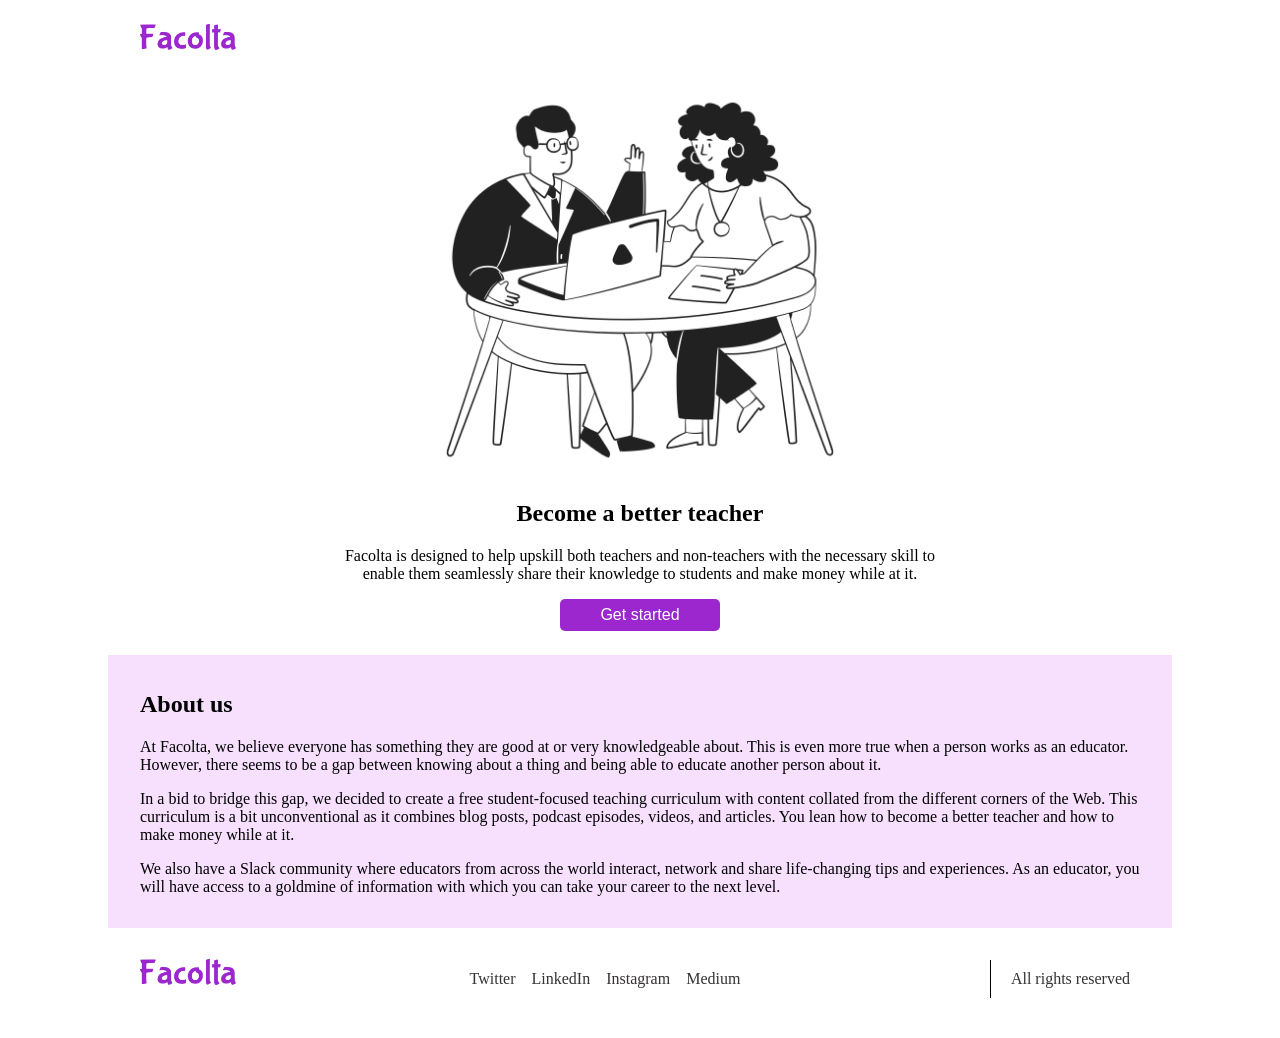
<file: index.html>
<!DOCTYPE html>
<html lang="en">
	<head>
		<meta charset="UTF-8" />
		<meta http-equiv="X-UA-Compatible" content="IE=edge" />
		<meta name="viewport" content="width=device-width, initial-scale=1.0" />
		<link rel="stylesheet" href="index.css" />
		<title>Facolta</title>
	</head>
	<body>
		<nav><img src="media/logo.png" alt="Facolta" class="logo" /></nav>
		<main>
			<img src="media/people.png" alt="Facolta" class="people" />

			<div class="intro-container">
				<h2 class="heading">Become a better teacher</h2>
				<p class="intro">
					Facolta is designed to help upskill both teachers and non-teachers
					with the necessary skill to enable them seamlessly share their
					knowledge to students and make money while at it.
				</p>
				<button class="get-started">Get started</button>
			</div>

			<div class="about-us">
				<h2 class="about-us-heading">About us</h2>
				<p class="about-us-par">
					At Facolta, we believe everyone has something they are good at or very
					knowledgeable about. This is even more true when a person works as an
					educator. However, there seems to be a gap between knowing about a
					thing and being able to educate another person about it.
				</p>
				<p class="about-us-par">
					In a bid to bridge this gap, we decided to create a free
					student-focused teaching curriculum with content collated from the
					different corners of the Web. This curriculum is a bit unconventional
					as it combines blog posts, podcast episodes, videos, and articles. You
					lean how to become a better teacher and how to make money while at it.
				</p>
				<p class="about-us-par">
					We also have a Slack community where educators from across the world
					interact, network and share life-changing tips and experiences. As an
					educator, you will have access to a goldmine of information with which
					you can take your career to the next level.
				</p>
			</div>
		</main>
		<footer>
			<img src="media/logo.png" alt="Facolta" class="logo" />

			<div class="links">
				<a href="#">Twitter</a>
				<a href="#">LinkedIn</a>
				<a href="#">Instagram</a>
				<a href="#">Medium</a>
			</div>
			<p class="all-rights">All rights reserved</p>
		</footer>
	</body>
</html>
</file>
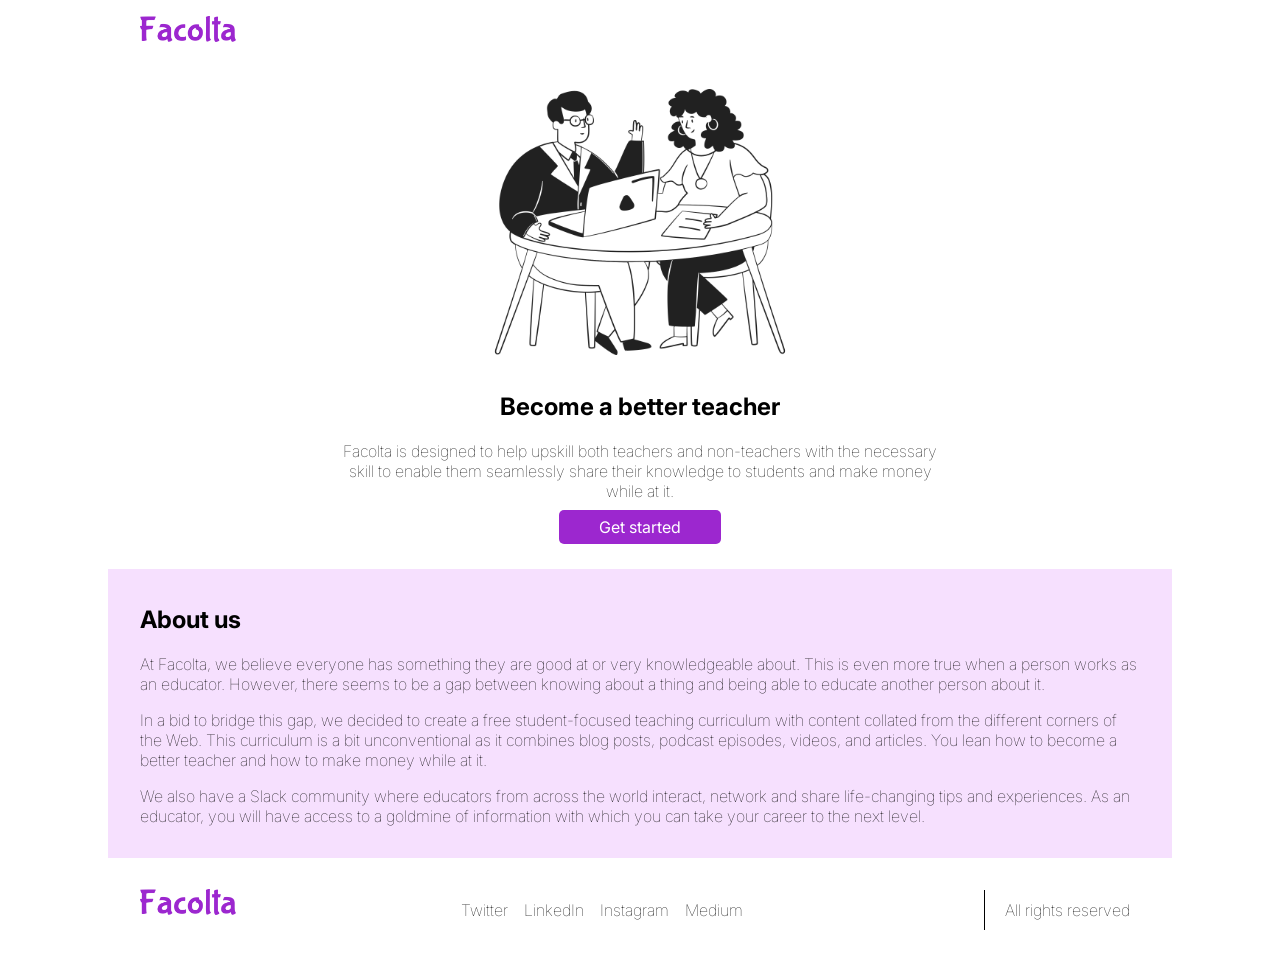
<file: docs/index.html>
<!DOCTYPE html>
<html lang="en">
	<head>
		<meta charset="UTF-8" />
		<meta http-equiv="X-UA-Compatible" content="IE=edge" />
		<meta name="viewport" content="width=device-width, initial-scale=1.0" />
		<link rel="stylesheet" href="index.css" />
		<link rel="preconnect" href="https://fonts.googleapis.com">
		<link rel="preconnect" href="https://fonts.gstatic.com" crossorigin>
		<link href="https://fonts.googleapis.com/css2?family=Inter:wght@300;400;600&display=swap" rel="stylesheet">
		<link rel="icon" href="favicon.ico" type="image/x-icon">
		<link rel="apple-touch-icon" sizes="180x180" href="/apple-touch-icon.png">
		<link rel="icon" type="image/png" sizes="32x32" href="/favicon-32x32.png">
		<link rel="icon" type="image/png" sizes="16x16" href="/favicon-16x16.png">
		<link rel="manifest" href="/site.webmanifest">
		<title>Facolta</title>
	</head>
	<body>
		<nav><img src="media/logo.png" alt="Facolta" class="logo" /></nav>
		<main>
			<img src="media/people.png" alt="Facolta" class="people" />

			<div class="intro-container">
				<h2 class="heading">Become a better teacher</h2>
				<p class="intro">
					Facolta is designed to help upskill both teachers and non-teachers
					with the necessary skill to enable them seamlessly share their
					knowledge to students and make money while at it.
				</p>
				<a class="get-started" href="https://tripetto.app/run/6NSIL2PF15">Get started</a>
			</div>

			<div class="about-us">
				<h2 class="about-us-heading">About us</h2>
				<p class="about-us-par">
					At Facolta, we believe everyone has something they are good at or very
					knowledgeable about. This is even more true when a person works as an
					educator. However, there seems to be a gap between knowing about a
					thing and being able to educate another person about it.
				</p>
				<p class="about-us-par">
					In a bid to bridge this gap, we decided to create a free
					student-focused teaching curriculum with content collated from the
					different corners of the Web. This curriculum is a bit unconventional
					as it combines blog posts, podcast episodes, videos, and articles. You
					lean how to become a better teacher and how to make money while at it.
				</p>
				<p class="about-us-par">
					We also have a Slack community where educators from across the world
					interact, network and share life-changing tips and experiences. As an
					educator, you will have access to a goldmine of information with which
					you can take your career to the next level.
				</p>
			</div>
		</main>
		<footer>
			<img src="media/logo.png" alt="Facolta" class="logo" />

			<div class="links">
				<a href="https://twitter.com/joinfacolta?s=20&t=QdyZ23V1kddSujydjL9Fgg" target="_blank">Twitter</a>
				<a href="https://www.linkedin.com/company/facolta" target="_blank">LinkedIn</a>
				<a href="https://www.instagram.com/joinfacolta/" target="_blank">Instagram</a>
				<a href="#" target="_blank">Medium</a>
			</div>
			<p class="all-rights">All rights reserved</p>
		</footer>
	</body>
</html>
</file>
<file: index.css>
body {
	background: #ffffff;
}
nav {
	padding: 1rem 2rem;
	max-width: 1000px;
	margin: 0 auto;
}
.logo {
	width: 6rem;
	align-self: flex-start;
    margin-bottom: 10px;
}
main {
	width: 100%;
	text-align: center;
}
.people {
	width: 400px;
	max-width: 70%;
	align-self: center;
	display: block;
	margin: 0 auto;
}
.intro-container {
	max-width: 600px;
	margin: 0 auto;
}
.heading {
}
.intro {
}
.get-started {
	background-color: #9c27cf;
	color: #ffffff;
	border-radius: 5px;
	padding: 7px 40px;
	border: none;
	margin-bottom: 1.5rem;
	cursor: pointer;
    font-size: 16px;
}

.about-us {
		background: #f6e0fe;
	text-align: start;
	padding: 1rem 2rem;
    max-width: 1000px;
    margin: 0 auto;
}
footer {
	display: flex;
	align-items: center;
	justify-content: space-between;
	padding: 1rem 2rem;
	max-width: 1000px;
	margin: 0 auto;
}
a {
	cursor: pointer;
	text-decoration: none;
	padding-right: 1rem;
	color: rgb(53, 50, 50);
}

.links {
	display: flex;
	justify-content: space-around;
	padding: 10px;
}
footer .logo{
    margin-top: 15px;
}
.all-rights {
	align-items: flex-end;
	justify-self: end;
	color: rgb(53, 50, 50);
	align-self: end;
	padding: 10px;
	padding-left: 20px;
	border-left: 1px solid black;
}
@media screen and (max-width: 635px) {
	footer {
		flex-direction: column;
        align-items: flex-start;
	}
	.links {
        padding-left: 0;
	}
	.all-rights {
		border-left: none;
        align-self: start;
       padding: 0;
	}
}
</file>
<file: docs/index.css>
body {
	background: #ffffff;
	color:#000000;
	font-family: 'Inter', sans-serif;
	margin: 0 auto;
}
nav {
	padding: 1rem 2rem;
	max-width: 1000px;
	margin: 0 auto;
}
.logo {
	width: 6rem;
	align-self: flex-start;
	margin-bottom: 10px;
}
main {
	width: 100%;
	text-align: center;
}
.people {
	width: 300px;
	max-width: 70%;
	align-self: center;
	display: block;
	margin: 0 auto;
}
.intro-container {
	max-width: 600px;
	margin: 0 auto;
}
.intro {
	font-weight: lighter;
}
.get-started {
	background-color: #9c27cf;
	color: #ffffff;
	border-radius: 5px;
	padding: 7px 40px;
	cursor: pointer;
	font-size: 16px;
	text-decoration: none;
}

.about-us {
	background: #f6e0fe;
	text-align: start;
	padding: 1rem 2rem;
	max-width: 1000px;
	margin: 0 auto;
	margin-top: 2rem;
}
.about-us p {
	font-weight: lighter;
}
footer {
	display: flex;
	align-items: center;
	justify-content: space-between;
	padding: 1rem 2rem;
	max-width: 1000px;
	margin: 0 auto;
}
footer a {
	cursor: pointer;
	text-decoration: none;
	padding-right: 1rem;
	font-weight: lighter;
	color:#000000;
}

.links {
	display: flex;
	justify-content: space-around;
	padding: 10px;
}
footer .logo {
	margin-top: 15px;
}
.all-rights {
	align-items: flex-end;
	justify-self: end;
	color:#000000;
	align-self: end;
	padding: 10px;
	padding-left: 20px;
	border-left: 1px solid black;
	font-weight: lighter;
}
@media screen and (max-width: 635px) {
	footer {
		flex-direction: column;
		align-items: flex-start;
	}
	.links {
		padding-left: 0;
	}
	.all-rights {
		border-left: none;
		align-self: start;
		padding: 0;
	}
	.intro-container{
		max-width: 90%;
	}
}
</file>
